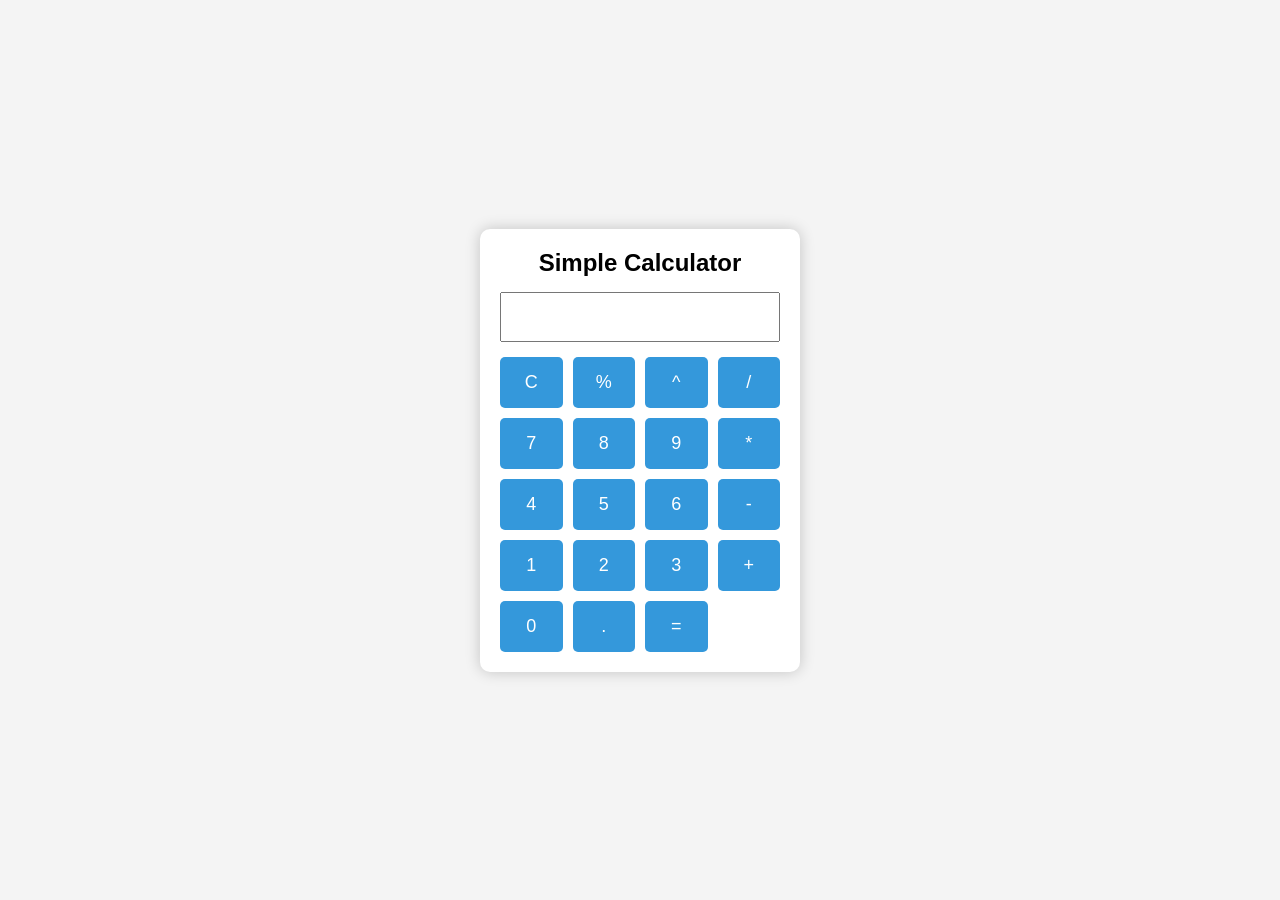
<file: Calculator/index.html>
<!DOCTYPE html>
<html lang="en">
<head>
    <meta charset="UTF-8">
    <meta name="viewport" content="width=device-width, initial-scale=1.0">
    <title>Calculator</title>
    <link rel="stylesheet" href="style.css">
</head>
<body>

<div class="calculator">
    <h2>Simple Calculator</h2>

    <input type="text" id="display" readonly>

    <div class="buttons">
        <button onclick="clearDisplay()">C</button>
        <button onclick="append('%')">%</button>
        <button onclick="append('**')">^</button>
        <button onclick="append('/')">/</button>

        <button onclick="append('7')">7</button>
        <button onclick="append('8')">8</button>
        <button onclick="append('9')">9</button>
        <button onclick="append('*')">*</button>

        <button onclick="append('4')">4</button>
        <button onclick="append('5')">5</button>
        <button onclick="append('6')">6</button>
        <button onclick="append('-')">-</button>

        <button onclick="append('1')">1</button>
        <button onclick="append('2')">2</button>
        <button onclick="append('3')">3</button>
        <button onclick="append('+')">+</button>

        <button onclick="append('0')">0</button>
        <button onclick="append('.')">.</button>
        <button onclick="calculate()">=</button>
    </div>
</div>

<script src="script.js"></script>
</body>
</html>
</file>
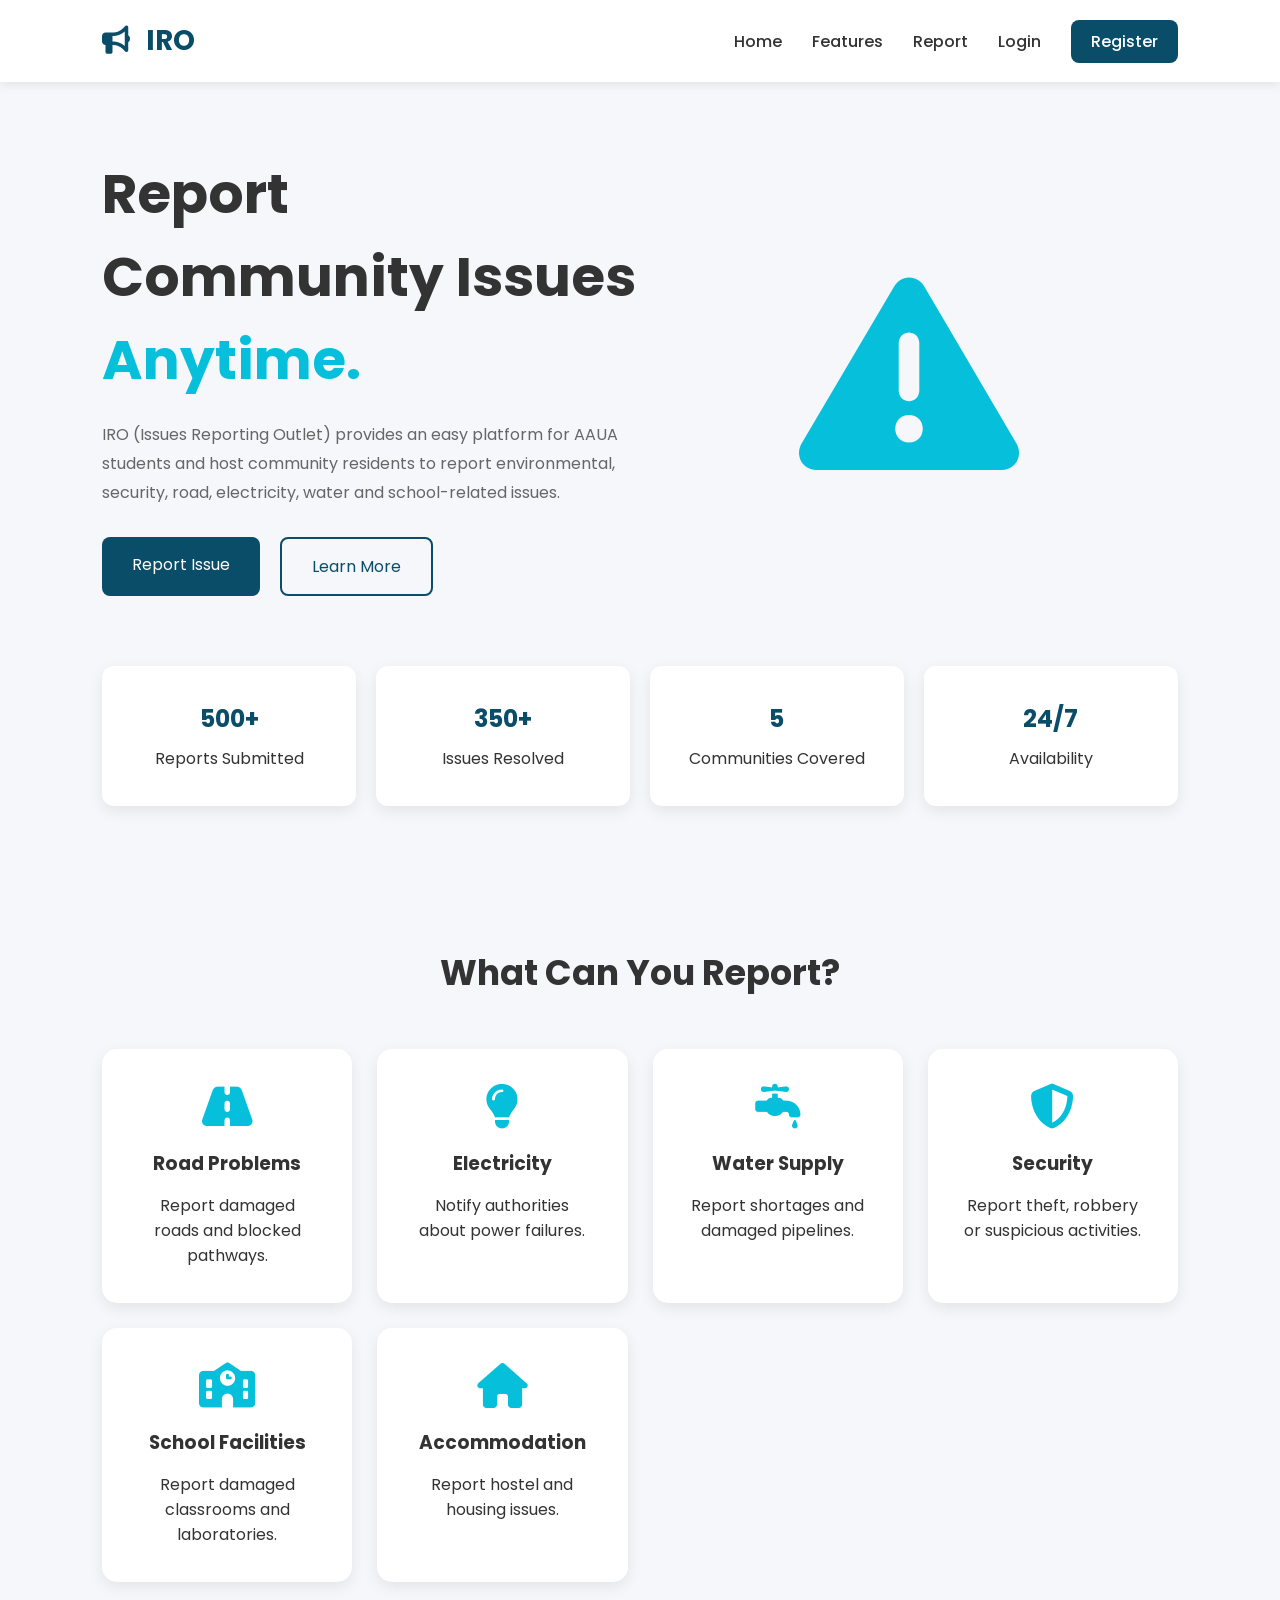
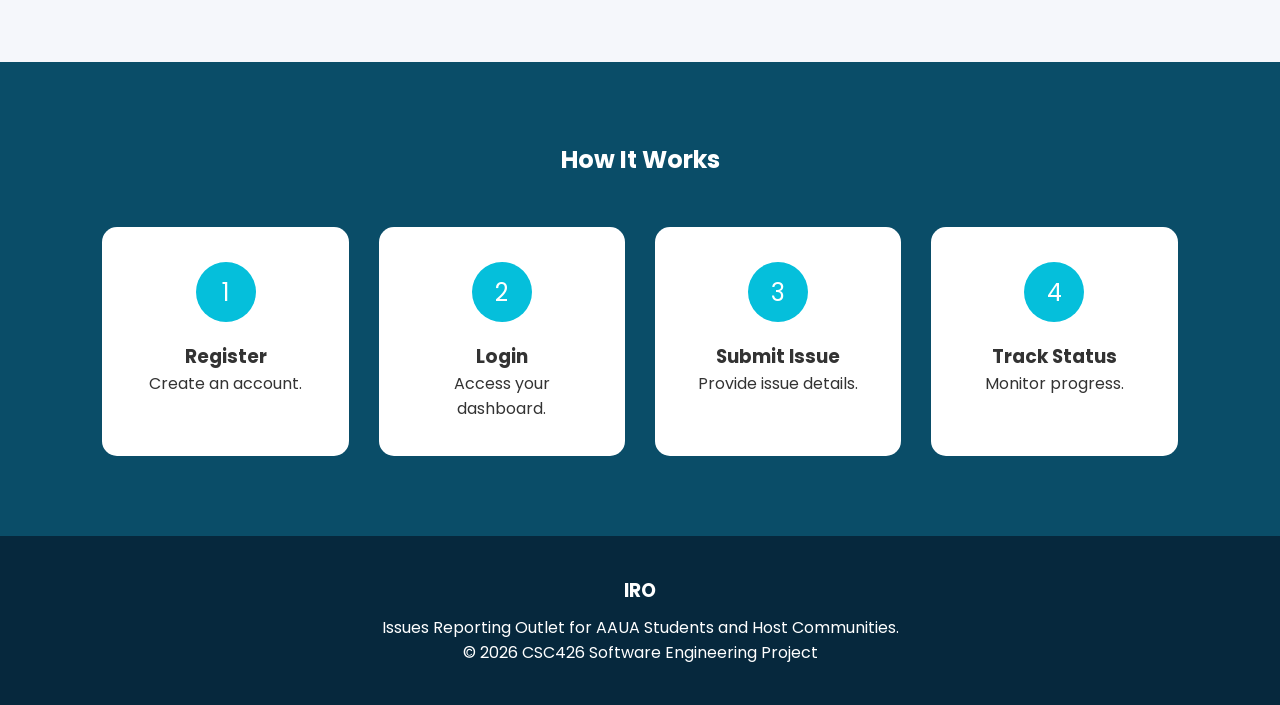
<file: IRO-426/index.html>
<!DOCTYPE html>
<html lang="en">
<head>
    <meta charset="UTF-8">
    <meta name="viewport" content="width=device-width, initial-scale=1.0">
    <title>IRO | Issues Reporting Outlet</title>

    <link rel="stylesheet" href="css/style.css">

    <!-- Google Fonts -->
    <link href="https://fonts.googleapis.com/css2?family=Poppins:wght@300;400;500;600;700&display=swap" rel="stylesheet">

    <!-- Font Awesome -->
    <link rel="stylesheet"
        href="https://cdnjs.cloudflare.com/ajax/libs/font-awesome/6.5.2/css/all.min.css">
</head>

<body>

    <!-- Navigation -->

    <nav>

        <div class="logo">

            <i class="fa-solid fa-bullhorn"></i>

            <span>IRO</span>

        </div>

        <ul>

            <li><a href="#">Home</a></li>

            <li><a href="#features">Features</a></li>

            <li><a href="report.html">Report</a></li>

            <li><a href="login.html">Login</a></li>

            <li><a href="register.html" class="btn-nav">Register</a></li>

        </ul>

    </nav>

    <!-- Hero Section -->

    <section class="hero">

        <div class="hero-text">

            <h1>
                Report Community Issues
                <span>Anytime.</span>
            </h1>

            <p>

                IRO (Issues Reporting Outlet) provides an easy platform
                for AAUA students and host community residents to report
                environmental, security, road, electricity, water and
                school-related issues.

            </p>

            <div class="hero-buttons">

                <a href="report.html" class="btn-primary">
                    Report Issue
                </a>

                <a href="#features" class="btn-secondary">
                    Learn More
                </a>

            </div>

        </div>

        <div class="hero-image">

            <i class="fa-solid fa-triangle-exclamation"></i>

        </div>

    </section>

    <!-- Statistics -->

    <section class="stats">

        <div class="card">

            <h2>500+</h2>

            <p>Reports Submitted</p>

        </div>

        <div class="card">

            <h2>350+</h2>

            <p>Issues Resolved</p>

        </div>

        <div class="card">

            <h2>5</h2>

            <p>Communities Covered</p>

        </div>

        <div class="card">

            <h2>24/7</h2>

            <p>Availability</p>

        </div>

    </section>

    <!-- Features -->

    <section id="features">

        <h2>What Can You Report?</h2>

        <div class="feature-grid">

            <div class="feature">

                <i class="fa-solid fa-road"></i>

                <h3>Road Problems</h3>

                <p>

                    Report damaged roads and blocked pathways.

                </p>

            </div>

            <div class="feature">

                <i class="fa-solid fa-lightbulb"></i>

                <h3>Electricity</h3>

                <p>

                    Notify authorities about power failures.

                </p>

            </div>

            <div class="feature">

                <i class="fa-solid fa-faucet-drip"></i>

                <h3>Water Supply</h3>

                <p>

                    Report shortages and damaged pipelines.

                </p>

            </div>

            <div class="feature">

                <i class="fa-solid fa-shield-halved"></i>

                <h3>Security</h3>

                <p>

                    Report theft, robbery or suspicious activities.

                </p>

            </div>

            <div class="feature">

                <i class="fa-solid fa-school"></i>

                <h3>School Facilities</h3>

                <p>

                    Report damaged classrooms and laboratories.

                </p>

            </div>

            <div class="feature">

                <i class="fa-solid fa-house"></i>

                <h3>Accommodation</h3>

                <p>

                    Report hostel and housing issues.

                </p>

            </div>

        </div>

    </section>

    <!-- Process -->

    <section class="steps">

        <h2>How It Works</h2>

        <div class="step-container">

            <div class="step">

                <span>1</span>

                <h3>Register</h3>

                <p>Create an account.</p>

            </div>

            <div class="step">

                <span>2</span>

                <h3>Login</h3>

                <p>Access your dashboard.</p>

            </div>

            <div class="step">

                <span>3</span>

                <h3>Submit Issue</h3>

                <p>Provide issue details.</p>

            </div>

            <div class="step">

                <span>4</span>

                <h3>Track Status</h3>

                <p>Monitor progress.</p>

            </div>

        </div>

    </section>

    <!-- Footer -->

    <footer>

        <h3>IRO</h3>

        <p>

            Issues Reporting Outlet for AAUA Students
            and Host Communities.

        </p>

        <p>

            © 2026 CSC426 Software Engineering Project

        </p>

    </footer>

</body>
</html>
</file>
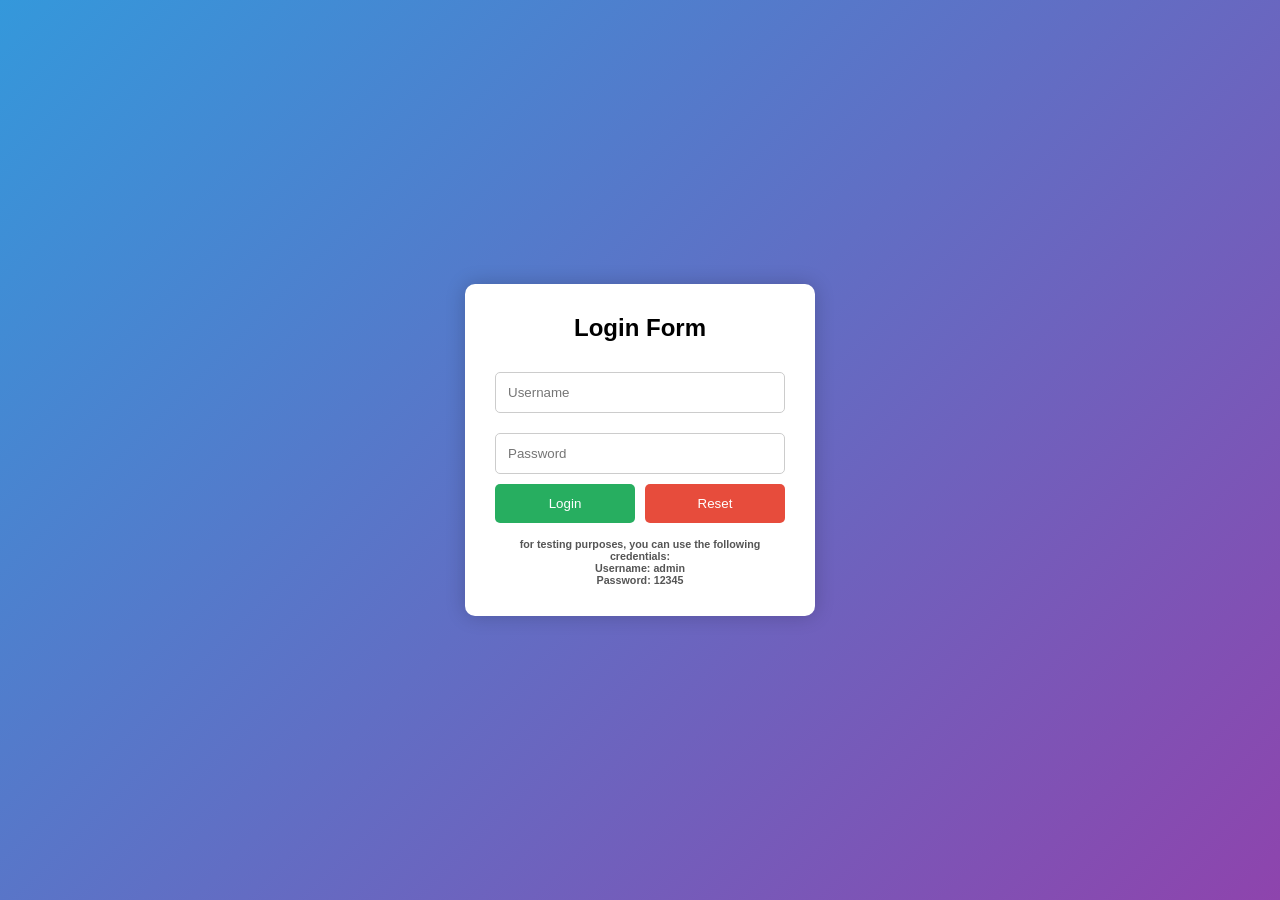
<file: Login/index.html>
<!DOCTYPE html>
<html lang="en">
<head>
    <meta charset="UTF-8">
    <meta name="viewport" content="width=device-width, initial-scale=1.0">
    <title>Login System</title>
    <link rel="stylesheet" href="login.css">
</head>
<body>

<div class="container">
    <form id="loginForm">
        <h2>Login Form</h2>

        <input
            type="text"
            id="username"
            placeholder="Username"
        >

        <input
            type="password"
            id="password"
            placeholder="Password"
        >

        <div class="buttons">
            <button type="submit">Login</button>
            <button type="reset">Reset</button>
        </div>

        <p id="message"></p>
        <h6>
            for testing purposes, you can use the following credentials:<br>
            Username: admin<br>
            Password: 12345
        </h6>
    </form>
    
</div>

<script src="login.js"></script>

</body>
</html>
</file>
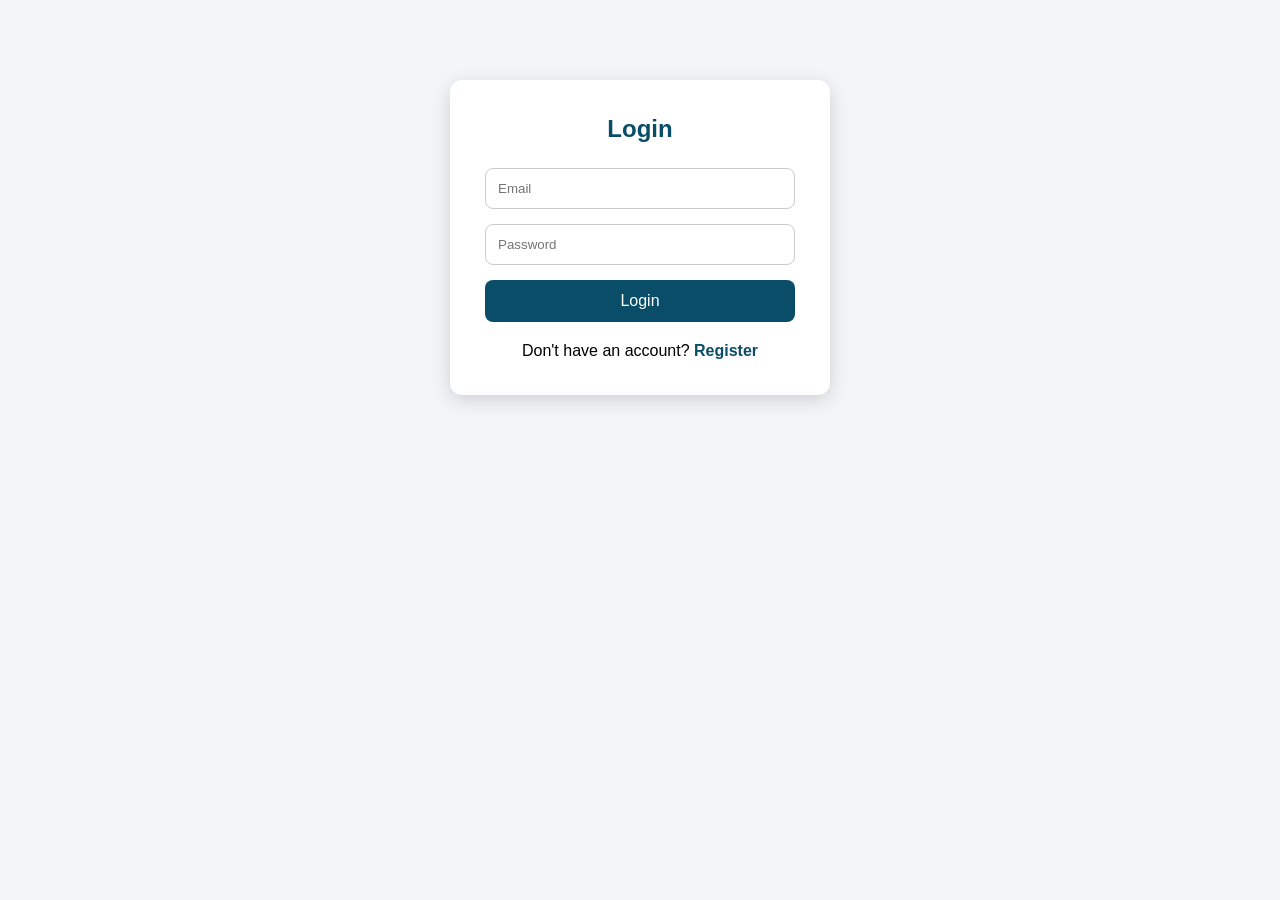
<file: IRO-426/dashboard.html>
<!DOCTYPE html>

<html>

<head>

<title>Dashboard</title>

<link rel="stylesheet" href="style.css">

</head>

<body>

<nav>

<h2>IRO Dashboard</h2>

<button id="logout">

Logout

</button>

</nav>

<div class="dashboard">

<div class="card">

<h3>Welcome</h3>

<p id="name"></p>

</div>

<div class="card">

<h3>Email</h3>

<p id="email"></p>

</div>

<div class="card">

<h3>Community</h3>

<p id="community"></p>

</div>

<div class="card">

<h3>Total Reports</h3>

<h1 id="totalReports">0</h1>

</div>

<h2 style="margin:40px;">My Reports</h2>

<table class="report-table">

<thead>

<tr>

<th>Title</th>

<th>Category</th>

<th>Location</th>

<th>Status</th>

<th>Date</th>

</tr>

</thead>

<tbody id="reportBody">

</tbody>

</table>
</div>

<script src="dashboard.js"></script>

</body>

</html>
</file>
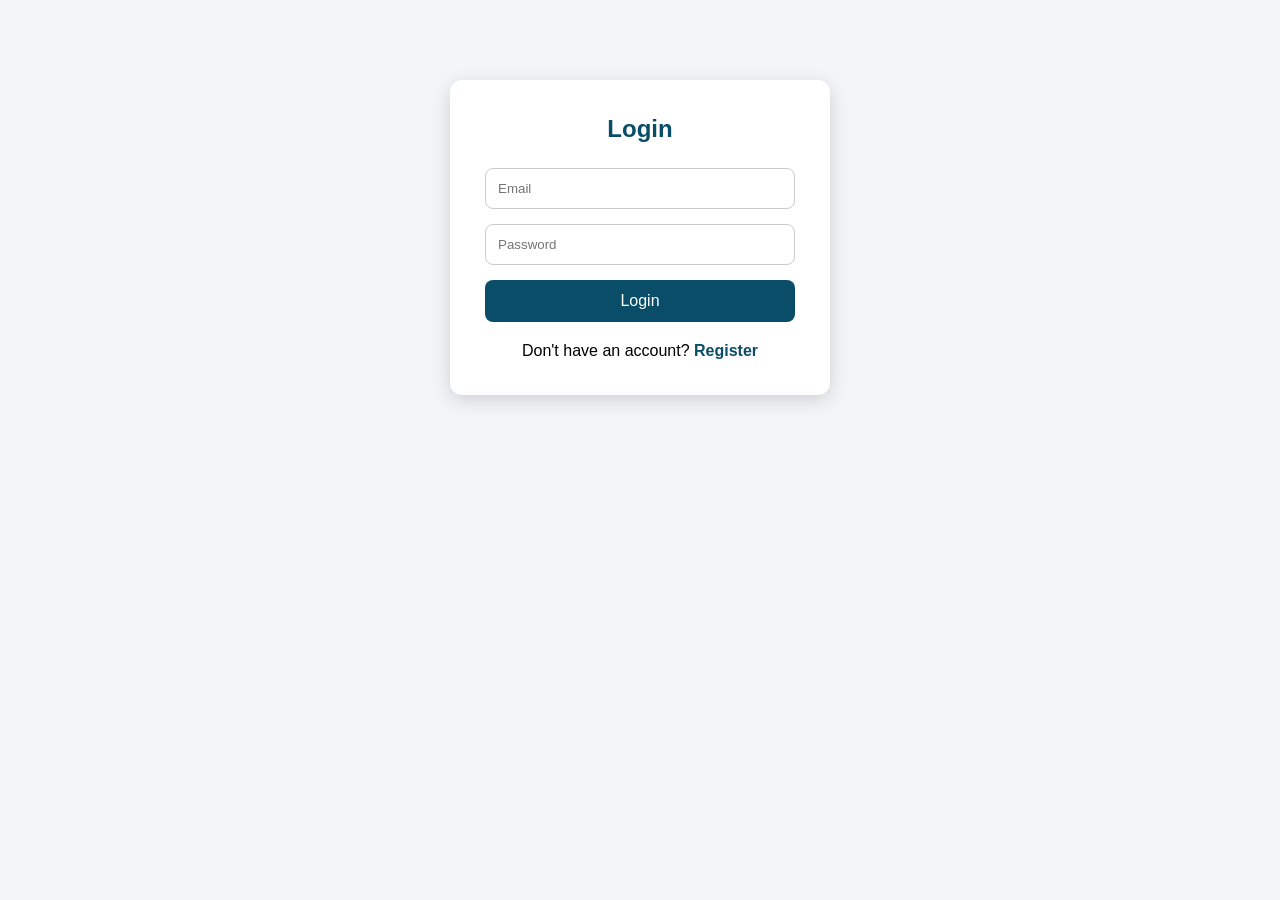
<file: IRO-426/login.html>
<!DOCTYPE html>
<html>

<head>

<title>IRO Login</title>

<link rel="stylesheet" href="style.css">

</head>

<body>

<div class="container">

<h2>Login</h2>

<form id="loginForm">

<input
type="email"
id="email"
placeholder="Email"
required>

<input
type="password"
id="password"
placeholder="Password"
required>

<button>

Login

</button>

</form>

<p>

Don't have an account?

<a href="register.html">

Register

</a>

</p>

</div>

<script src="login.js"></script>

</body>

</html>
</file>
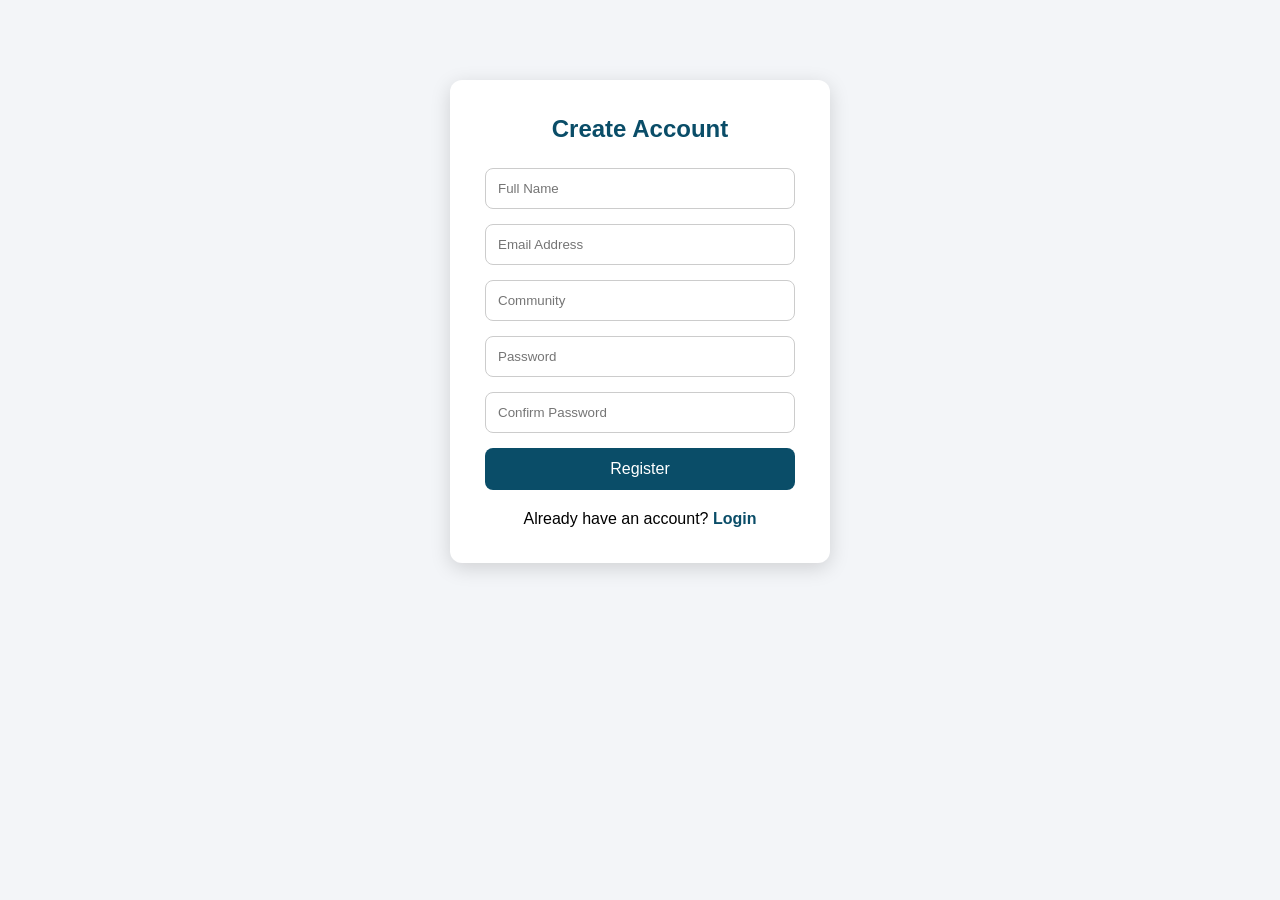
<file: IRO-426/register.html>
<!DOCTYPE html>
<html lang="en">
<head>
<meta charset="UTF-8">
<meta name="viewport" content="width=device-width, initial-scale=1.0">
<title>IRO - Register</title>

<link rel="stylesheet" href="style.css">
</head>
<body>

<div class="container">

<h2>Create Account</h2>

<form id="registerForm">

<input
type="text"
id="fullname"
placeholder="Full Name"
required>

<input
type="email"
id="email"
placeholder="Email Address"
required>

<input
type="text"
id="community"
placeholder="Community"
required>

<input
type="password"
id="password"
placeholder="Password"
required>

<input
type="password"
id="confirmPassword"
placeholder="Confirm Password"
required>

<button type="submit">
Register
</button>

</form>

<p>
Already have an account?

<a href="login.html">
Login
</a>

</p>

</div>

<script src="register.js"></script>

</body>
</html>
</file>
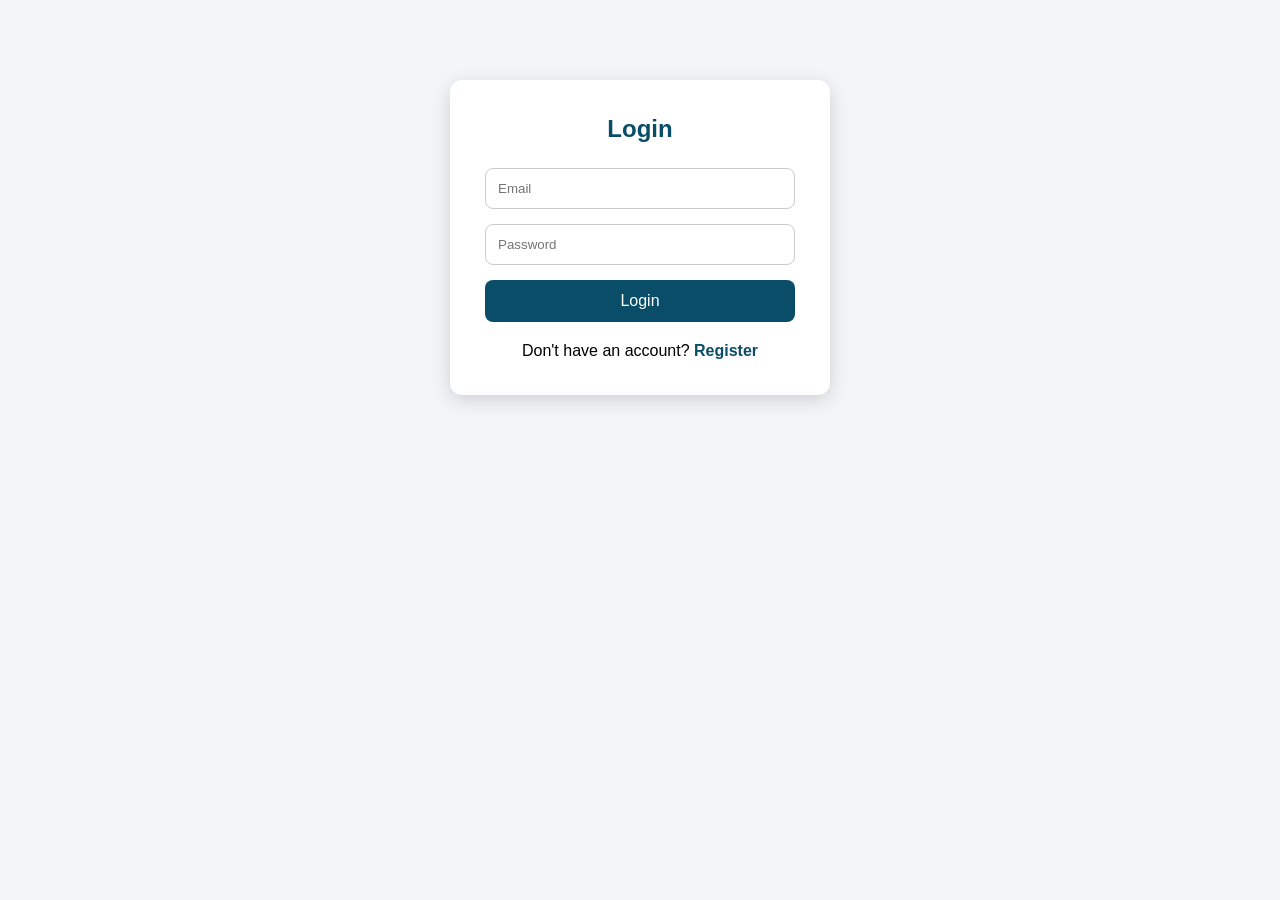
<file: IRO-426/report.html>
<!DOCTYPE html>
<html lang="en">
<head>
    <meta charset="UTF-8">
    <meta name="viewport" content="width=device-width, initial-scale=1.0">
    <title>Report Issue | IRO</title>
    <link rel="stylesheet" href="style.css">
</head>
<body>

<nav>
    <h2>IRO - Report Issue</h2>

    <div>
        <a href="dashboard.html" class="nav-link">Dashboard</a>
        <button id="logout">Logout</button>
    </div>
</nav>

<div class="container report-container">

    <h2>Submit New Issue</h2>

    <form id="reportForm">

        <input
            type="text"
            id="title"
            placeholder="Issue Title"
            required>

        <select id="category" required>

            <option value="">Select Category</option>

            <option>Security</option>

            <option>Electricity</option>

            <option>Water Supply</option>

            <option>Road</option>

            <option>Accommodation</option>

            <option>School Facilities</option>

            <option>Health</option>

            <option>Others</option>

        </select>

        <input
            type="text"
            id="location"
            placeholder="Location"
            required>

        <textarea
            id="description"
            rows="6"
            placeholder="Describe the issue..."
            required></textarea>

        <button type="submit">

            Submit Report

        </button>

    </form>

</div>

<script src="report.js"></script>

</body>
</html>
</file>
<file: Calculator/style.css>
*{
    margin:0;
    padding:0;
    box-sizing:border-box;
    font-family:Arial, sans-serif;
}

body{
    display:flex;
    justify-content:center;
    align-items:center;
    height:100vh;
    background:#f4f4f4;
}

.calculator{
    background:white;
    padding:20px;
    border-radius:10px;
    box-shadow:0 0 15px rgba(0,0,0,0.2);
    width:320px;
}

h2{
    text-align:center;
    margin-bottom:15px;
}

#display{
    width:100%;
    height:50px;
    margin-bottom:15px;
    font-size:22px;
    text-align:right;
    padding:10px;
}

.buttons{
    display:grid;
    grid-template-columns:repeat(4,1fr);
    gap:10px;
}

button{
    padding:15px;
    font-size:18px;
    cursor:pointer;
    border:none;
    background:#3498db;
    color:white;
    border-radius:5px;
}

button:hover{
    background:#2980b9;
}
</file>
<file: IRO-426/css/style.css>
*{
    margin:0;
    padding:0;
    box-sizing:border-box;
    font-family:'Poppins',sans-serif;
}

body{

    background:#f5f7fb;
    color:#333;

}

/* NAVBAR */

nav{

    display:flex;
    justify-content:space-between;
    align-items:center;

    padding:20px 8%;

    background:white;

    box-shadow:0 3px 10px rgba(0,0,0,.08);

    position:sticky;

    top:0;

    z-index:1000;

}

.logo{

    font-size:28px;

    color:#0A4D68;

    font-weight:700;

}

.logo i{

    margin-right:10px;

}

nav ul{

    display:flex;

    list-style:none;

    gap:30px;

}

nav ul li a{

    text-decoration:none;

    color:#333;

    font-weight:500;

    transition:.3s;

}

nav ul li a:hover{

    color:#05BFDB;

}

.btn-nav{

    background:#0A4D68;

    color:white!important;

    padding:10px 20px;

    border-radius:8px;

}

/* HERO */

.hero{

    display:grid;

    grid-template-columns:1fr 1fr;

    align-items:center;

    padding:70px 8%;

}

.hero h1{

    font-size:55px;

    margin-bottom:20px;

}

.hero h1 span{

    color:#05BFDB;

}

.hero p{

    line-height:1.8;

    margin-bottom:30px;

    color:#666;

}

.hero-buttons{

    display:flex;

    gap:20px;

}

.btn-primary{

    background:#0A4D68;

    color:white;

    text-decoration:none;

    padding:15px 30px;

    border-radius:8px;

}

.btn-secondary{

    border:2px solid #0A4D68;

    color:#0A4D68;

    text-decoration:none;

    padding:15px 30px;

    border-radius:8px;

}

.hero-image{

    display:flex;

    justify-content:center;

    align-items:center;

}

.hero-image i{

    font-size:220px;

    color:#05BFDB;

}

/* STATS */

.stats{

    display:grid;

    grid-template-columns:repeat(4,1fr);

    gap:20px;

    padding:0 8% 60px;

}

.card{

    background:white;

    text-align:center;

    padding:35px;

    border-radius:12px;

    box-shadow:0 5px 15px rgba(0,0,0,.08);

}

.card h2{

    color:#0A4D68;

    margin-bottom:10px;

}

/* FEATURES */

#features{

    padding:80px 8%;

}

#features h2{

    text-align:center;

    margin-bottom:50px;

    font-size:35px;

}

.feature-grid{

    display:grid;

    grid-template-columns:repeat(auto-fit,minmax(250px,1fr));

    gap:25px;

}

.feature{

    background:white;

    padding:35px;

    border-radius:15px;

    text-align:center;

    box-shadow:0 5px 15px rgba(0,0,0,.08);

    transition:.3s;

}

.feature:hover{

    transform:translateY(-8px);

}

.feature i{

    font-size:45px;

    color:#05BFDB;

    margin-bottom:20px;

}

.feature h3{

    margin-bottom:15px;

}

/* STEPS */

.steps{

    background:#0A4D68;

    color:white;

    padding:80px 8%;

}

.steps h2{

    text-align:center;

    margin-bottom:50px;

}

.step-container{

    display:grid;

    grid-template-columns:repeat(4,1fr);

    gap:30px;

}

.step{

    background:white;

    color:#333;

    border-radius:15px;

    text-align:center;

    padding:35px;

}

.step span{

    width:60px;

    height:60px;

    display:inline-flex;

    justify-content:center;

    align-items:center;

    border-radius:50%;

    background:#05BFDB;

    color:white;

    font-size:24px;

    margin-bottom:20px;

}

/* FOOTER */

footer{

    background:#06283D;

    color:white;

    text-align:center;

    padding:40px;

}

footer h3{

    margin-bottom:10px;

}

/* RESPONSIVE */

@media(max-width:900px){

.hero{

grid-template-columns:1fr;

text-align:center;

}

.stats{

grid-template-columns:repeat(2,1fr);

}

.step-container{

grid-template-columns:repeat(2,1fr);

}

.hero-image{

margin-top:40px;

}

nav{

flex-direction:column;

gap:20px;

}

}

@media(max-width:600px){

.stats{

grid-template-columns:1fr;

}

.step-container{

grid-template-columns:1fr;

}

.hero h1{

font-size:38px;

}

.hero-image i{

font-size:120px;

}

nav ul{

flex-direction:column;

text-align:center;

}

}
</file>
<file: Login/login.css>
*{
    margin:0;
    padding:0;
    box-sizing:border-box;
    font-family:Arial, sans-serif;
}

body{
    display:flex;
    justify-content:center;
    align-items:center;
    height:100vh;
    background:linear-gradient(135deg,#3498db,#8e44ad);
}

.container{
    width:350px;
    background:white;
    padding:30px;
    border-radius:10px;
    box-shadow:0 0 20px rgba(0,0,0,0.2);
}

h2{
    text-align:center;
    margin-bottom:20px;
}

input{
    width:100%;
    padding:12px;
    margin:10px 0;
    border:1px solid #ccc;
    border-radius:5px;
}

.buttons{
    display:flex;
    gap:10px;
}

button{
    flex:1;
    padding:12px;
    border:none;
    border-radius:5px;
    cursor:pointer;
    color:white;
}

button[type="submit"]{
    background:#27ae60;
}

button[type="reset"]{
    background:#e74c3c;
}

#message{
    text-align:center;
    margin-top:15px;
    font-weight:bold;
}
h6{
    text-align:center;
    margin-top:15px;
    color:#555;
}
</file>
<file: IRO-426/style.css>
*{

margin:0;

padding:0;

box-sizing:border-box;

font-family:Arial,sans-serif;

}

body{

background:#f3f5f8;

}

.container{

width:380px;

background:white;

padding:35px;

margin:80px auto;

border-radius:12px;

box-shadow:0 5px 20px rgba(0,0,0,.15);

}

h2{

text-align:center;

margin-bottom:25px;

color:#0A4D68;

}

input{

width:100%;

padding:12px;

margin-bottom:15px;

border:1px solid #ccc;

border-radius:8px;

}

button{

width:100%;

padding:12px;

background:#0A4D68;

color:white;

border:none;

border-radius:8px;

cursor:pointer;

font-size:16px;

}

button:hover{

background:#08384d;

}

p{

margin-top:20px;

text-align:center;

}

a{

text-decoration:none;

color:#0A4D68;

font-weight:bold;

}

nav{

display:flex;

justify-content:space-between;

padding:20px 60px;

background:#0A4D68;

color:white;

}

nav button{

width:120px;

background:red;

}

.dashboard{

width:90%;

margin:40px auto;

display:grid;

grid-template-columns:repeat(auto-fit,minmax(250px,1fr));

gap:25px;

}

.card{

background:white;

padding:30px;

border-radius:12px;

box-shadow:0 5px 15px rgba(0,0,0,.1);

text-align:center;

}

.card h3{

margin-bottom:15px;

color:#0A4D68;

}
.report-container{

    width:650px;

}

textarea{

    width:100%;

    padding:12px;

    border:1px solid #ccc;

    border-radius:8px;

    resize:none;

    margin-bottom:20px;

    font-size:15px;

}

select{

    width:100%;

    padding:12px;

    border:1px solid #ccc;

    border-radius:8px;

    margin-bottom:20px;

    font-size:15px;

}

.nav-link{

    color:white;

    text-decoration:none;

    margin-right:20px;

    font-weight:bold;

}

nav div{

    display:flex;

    align-items:center;

    gap:15px;

}
.report-table{

    width:90%;

    margin:30px auto;

    border-collapse:collapse;

    background:white;

    box-shadow:0 5px 15px rgba(0,0,0,.1);

}

.report-table th{

    background:#0A4D68;

    color:white;

    padding:15px;

}

.report-table td{

    padding:15px;

    border-bottom:1px solid #ddd;

    text-align:center;

}

.report-table tr:hover{

    background:#f5f5f5;

}
</file>
